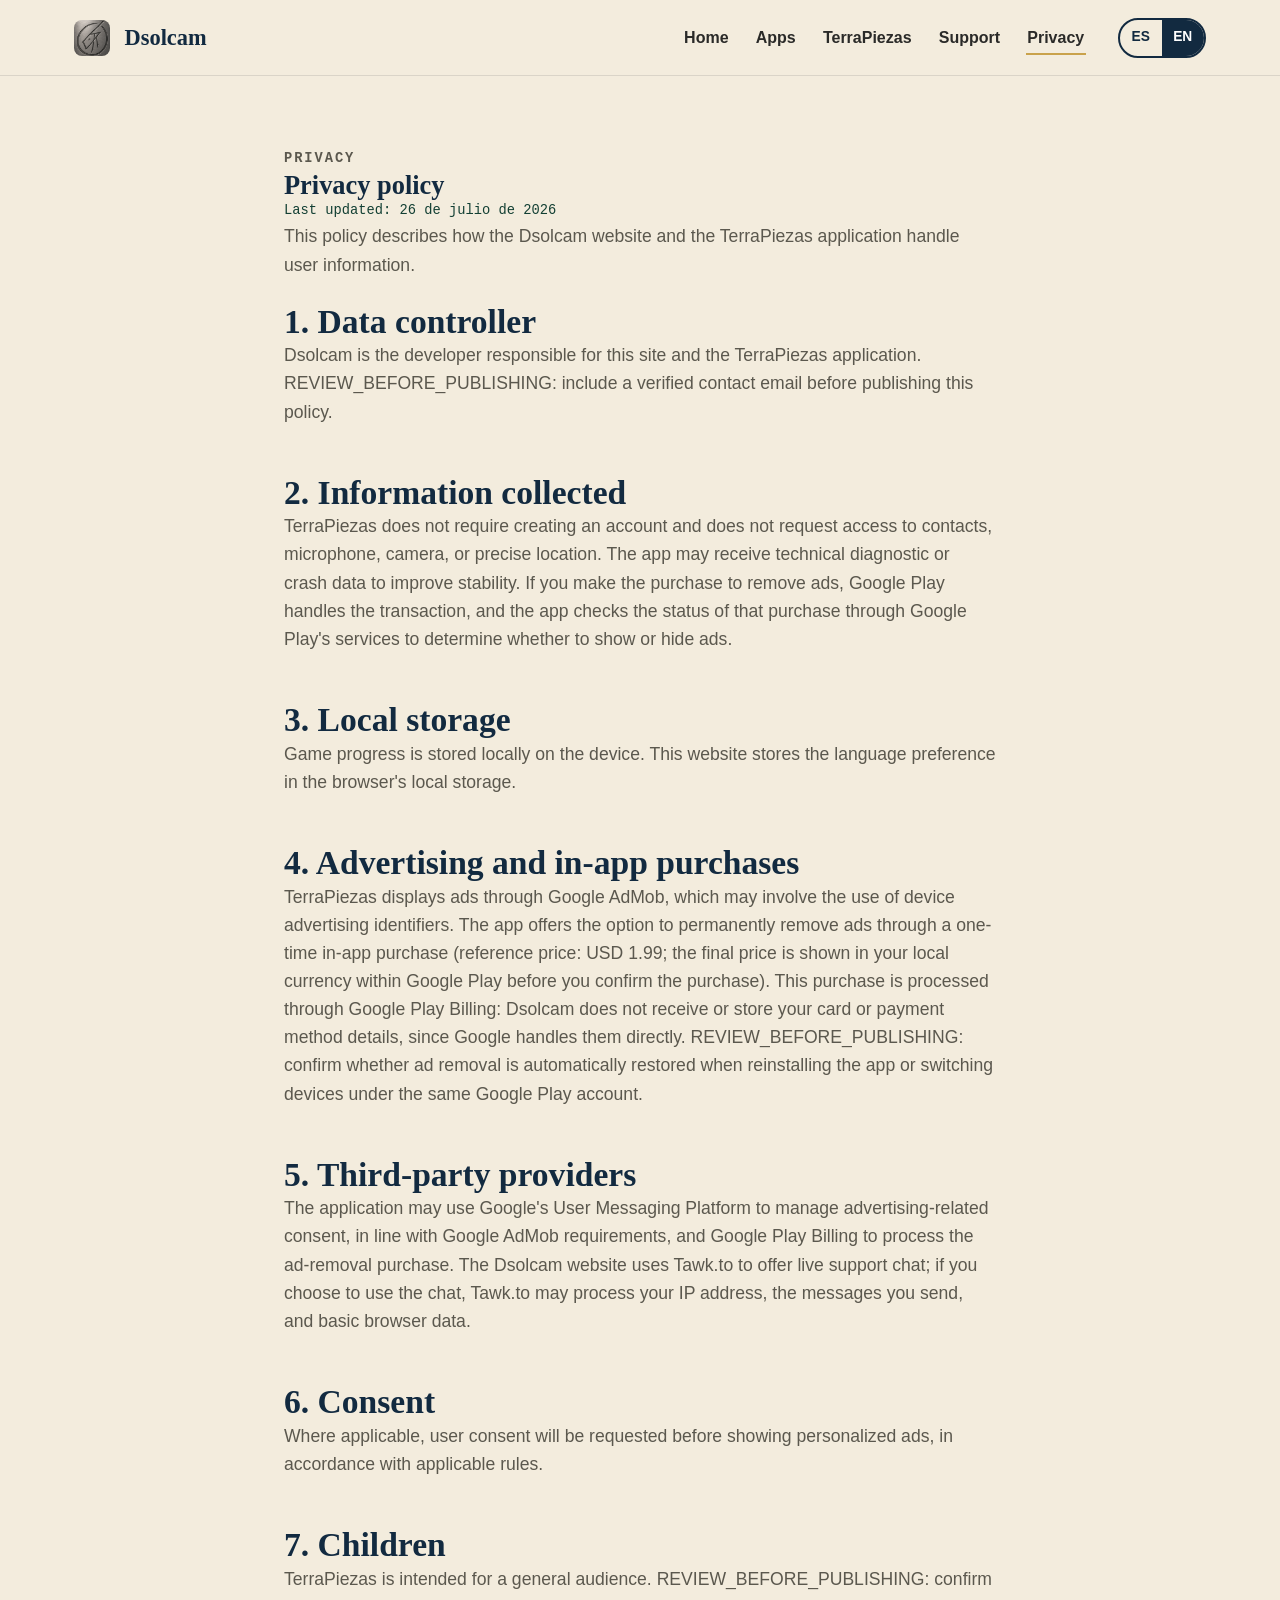
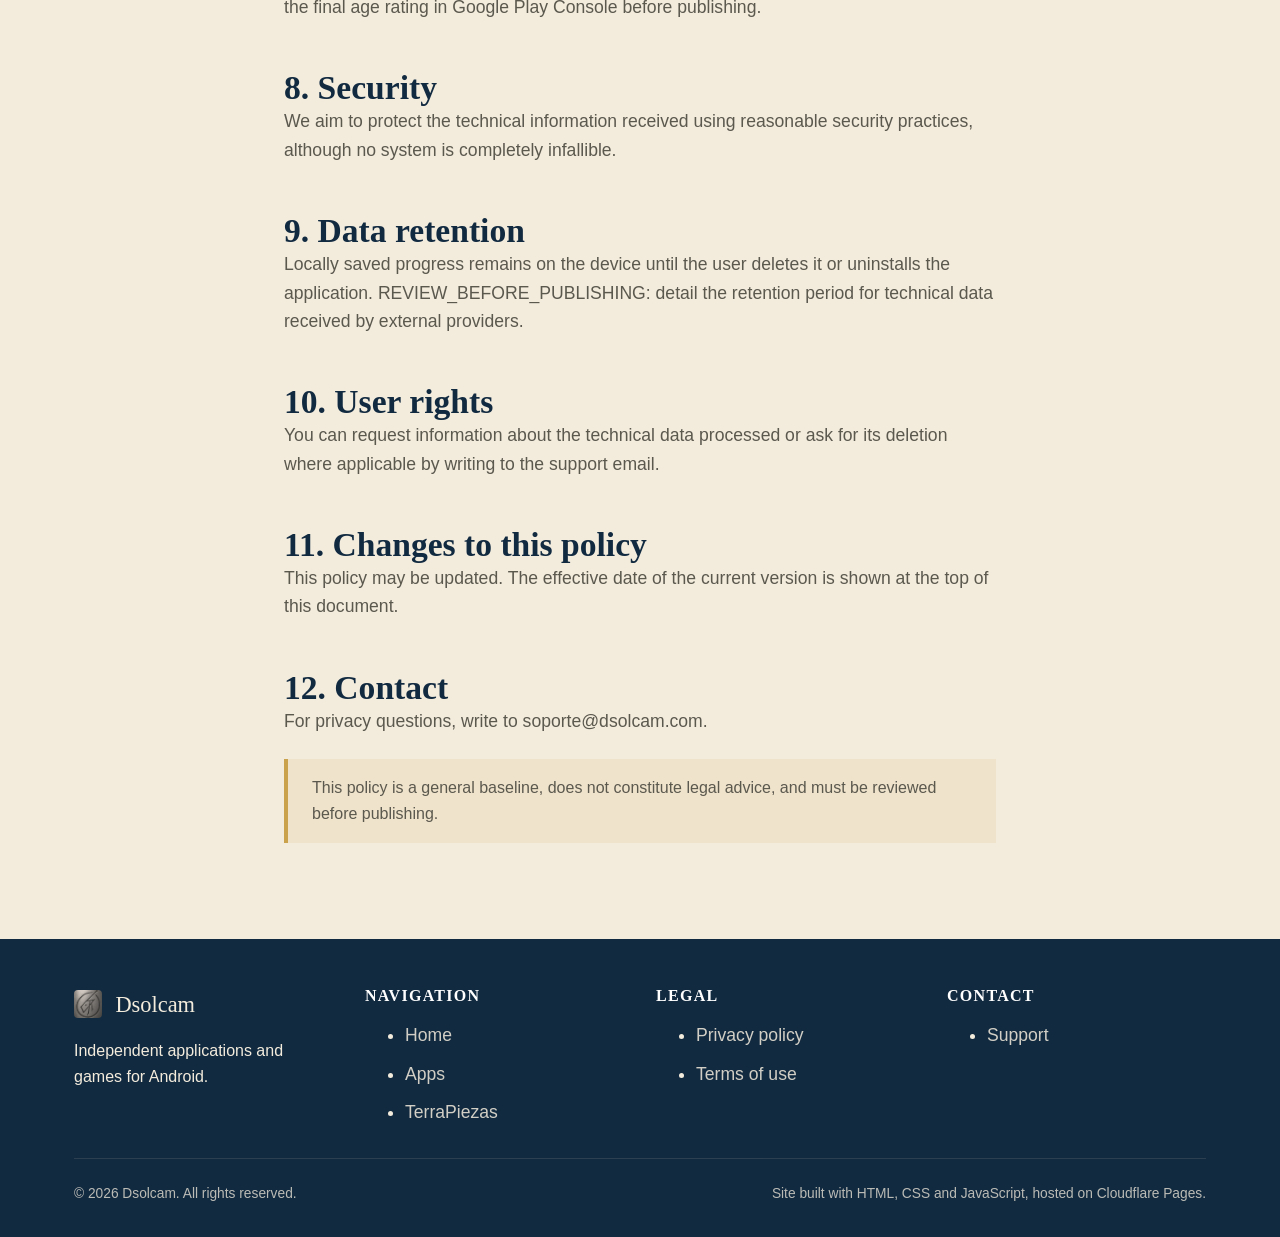
<file: privacy.html>
<!DOCTYPE html>
<html lang="es">
<head>
  <meta charset="UTF-8" />
  <meta name="viewport" content="width=device-width, initial-scale=1" />
  <title>Política de privacidad — Dsolcam</title>
  <meta name="description" content="Política de privacidad del sitio de Dsolcam y de la aplicación TerraPiezas." />
  <link rel="canonical" href="https://dsolcam.com/privacy.html" />
  <meta name="robots" content="index, follow" />
  <meta name="theme-color" content="#1B6B57" />

  <meta property="og:type" content="website" />
  <meta property="og:site_name" content="Dsolcam" />
  <meta property="og:title" content="Política de privacidad — Dsolcam" />
  <meta property="og:description" content="Cómo el sitio de Dsolcam y la aplicación TerraPiezas gestionan la información de las personas usuarias." />
  <meta property="og:url" content="https://dsolcam.com/privacy.html" />
  <meta property="og:locale" content="es_ES" />
  <meta property="og:image" content="https://dsolcam.com/assets/icons/icon-512.png" />

  <meta name="twitter:card" content="summary" />
  <meta name="twitter:title" content="Política de privacidad — Dsolcam" />
  <meta name="twitter:image" content="https://dsolcam.com/assets/icons/icon-512.png" />

  <link rel="icon" href="/favicon.ico" sizes="any" />
  <link rel="apple-touch-icon" href="/assets/icons/apple-touch-icon.png" />
  <link rel="manifest" href="/site.webmanifest" />
  <link rel="stylesheet" href="css/styles.css" />

  <!--
    NOTA LEGAL: Esta política es una base general redactada para acompañar
    el desarrollo del sitio y la aplicación TerraPiezas. NO constituye
    asesoría legal. Debe ser revisada por una persona profesional en
    la materia antes de publicarse definitivamente. Todas las secciones
    marcadas con REVISAR_ANTES_DE_PUBLICAR requieren confirmación adicional.
  -->
</head>
<body>
  <a class="skip-link" href="#contenido" data-i18n="skip_link">Saltar al contenido principal</a>

  <header class="site-header">
    <div class="container">
      <a class="brand" href="index.html">
        <img class="brand-mark" src="assets/logo/dsolcam-mark.png" alt="" width="36" height="36" />
        <span>Dsolcam</span>
      </a>
      <nav class="main-nav" id="main-nav" aria-label="Navegación principal">
        <ul class="nav-links">
          <li><a href="index.html" data-i18n="nav.home">Inicio</a></li>
          <li><a href="index.html#aplicaciones" data-i18n="nav.apps">Aplicaciones</a></li>
          <li><a href="index.html#terrapiezas" data-i18n="nav.terrapiezas">TerraPiezas</a></li>
          <li><a href="support.html" data-i18n="nav.support">Soporte</a></li>
          <li><a href="privacy.html" aria-current="page" data-i18n="nav.privacy">Privacidad</a></li>
        </ul>
        <div class="lang-switch" role="group" aria-label="Selector de idioma">
          <button type="button" data-lang="es" aria-pressed="true" data-i18n="lang.es" data-i18n-attr="aria-label:lang.name_es">ES</button>
          <button type="button" data-lang="en" aria-pressed="false" data-i18n="lang.en" data-i18n-attr="aria-label:lang.name_en">EN</button>
        </div>
      </nav>
      <button class="menu-toggle" type="button" aria-expanded="false" aria-controls="main-nav" data-i18n-attr="aria-label:nav.menu_open">
        <span></span><span></span><span></span>
      </button>
    </div>
  </header>

  <main id="contenido">
    <section class="section">
      <div class="container legal-doc">
        <p class="eyebrow" data-i18n="nav.privacy">Privacidad</p>
        <h1 data-i18n="privacy.title">Política de privacidad</h1>
        <p class="updated-date" data-i18n="privacy.updated">Última actualización: 26 de julio de 2026</p>
        <p data-i18n="privacy.intro">Esta política describe cómo el sitio web de Dsolcam y la aplicación TerraPiezas gestionan la información de las personas usuarias.</p>

        <h2 data-i18n="privacy.s1_title">1. Responsable del sitio y la aplicación</h2>
        <p data-i18n="privacy.s1_body">Dsolcam es la persona desarrolladora responsable de este sitio y de la aplicación TerraPiezas.</p>

        <h2 data-i18n="privacy.s2_title">2. Información recopilada</h2>
        <p data-i18n="privacy.s2_body">TerraPiezas no requiere crear una cuenta y no solicita acceso a contactos, micrófono, cámara ni a la ubicación precisa. La aplicación puede recibir datos técnicos de diagnóstico o de fallos para mejorar su estabilidad. Si realizas la compra para eliminar anuncios, Google Play gestiona la transacción y la aplicación consulta el estado de esa compra a través de los servicios de Google Play para saber si debe mostrar u ocultar los anuncios.</p>

        <h2 data-i18n="privacy.s3_title">3. Almacenamiento local</h2>
        <p data-i18n="privacy.s3_body">El progreso del juego se guarda de forma local en el dispositivo. Este sitio web guarda la preferencia de idioma en el almacenamiento local del navegador.</p>

        <h2 data-i18n="privacy.s4_title">4. Publicidad y compras dentro de la aplicación</h2>
        <p data-i18n="privacy.s4_body">TerraPiezas muestra anuncios mediante Google AdMob, lo que puede implicar el uso de identificadores publicitarios del dispositivo. La aplicación ofrece la opción de eliminar los anuncios de forma permanente mediante una compra única dentro de la aplicación (precio de referencia: USD 1.99; el precio final se muestra en tu moneda local dentro de Google Play antes de confirmar la compra). Esta compra se procesa a través de Google Play Billing: Dsolcam no recibe ni almacena los datos de tu tarjeta o método de pago, ya que Google los gestiona directamente. REVISAR_ANTES_DE_PUBLICAR: confirmar si la eliminación de anuncios se restaura automáticamente al reinstalar la aplicación o cambiar de dispositivo con la misma cuenta de Google Play.</p>

        <h2 data-i18n="privacy.s5_title">5. Proveedores externos</h2>
        <p data-i18n="privacy.s5_body">La aplicación puede utilizar Google User Messaging Platform para gestionar el consentimiento relacionado con la publicidad, siguiendo los requisitos de Google AdMob, y Google Play Billing para procesar la compra de eliminación de anuncios. El sitio web de Dsolcam utiliza Tawk.to para ofrecer un chat de soporte en vivo; si decides usar el chat, Tawk.to puede procesar tu dirección IP, los mensajes que envíes y datos básicos de tu navegador.</p>
        <h2 data-i18n="privacy.s6_title">6. Consentimiento</h2>
        <p data-i18n="privacy.s6_body">Cuando corresponda, se solicitará el consentimiento de la persona usuaria antes de mostrar anuncios personalizados, de acuerdo con las normas aplicables.</p>

        <h2 data-i18n="privacy.s7_title">7. Menores de edad</h2>
        <p data-i18n="privacy.s7_body">TerraPiezas está destinada a un público general. REVISAR_ANTES_DE_PUBLICAR: confirmar la clasificación de edad definitiva en Google Play Console antes de publicar.</p>

        <h2 data-i18n="privacy.s8_title">8. Seguridad</h2>
        <p data-i18n="privacy.s8_body">Se procura proteger la información técnica recibida mediante prácticas razonables de seguridad, aunque ningún sistema es completamente infalible.</p>

        <h2 data-i18n="privacy.s9_title">9. Conservación de datos</h2>
        <p data-i18n="privacy.s9_body">El progreso guardado localmente permanece en el dispositivo hasta que la persona usuaria lo elimine o desinstale la aplicación. REVISAR_ANTES_DE_PUBLICAR: detallar el tiempo de conservación de los datos técnicos recibidos por proveedores externos.</p>

        <h2 data-i18n="privacy.s10_title">10. Derechos del usuario</h2>
        <p data-i18n="privacy.s10_body">Puedes solicitar información sobre los datos técnicos procesados o pedir su eliminación cuando sea aplicable, escribiendo al correo de soporte.</p>

        <h2 data-i18n="privacy.s11_title">11. Cambios a la política</h2>
        <p data-i18n="privacy.s11_body">Esta política puede actualizarse. La fecha de la versión vigente se indica al inicio de este documento.</p>

        <h2 data-i18n="privacy.s12_title">12. Contacto</h2>
        <!-- Reemplazar REEMPLAZAR_CON_CORREO_DE_SOPORTE por el correo real antes de publicar -->
        <p data-i18n="privacy.s12_body">Para consultas sobre privacidad, escribe a soporte@dsolcam.com.</p>

        <p class="legal-notice" data-i18n="privacy.legal_note">Esta política es una base general, no constituye asesoría legal y debe revisarse antes de publicarse.</p>
      </div>
    </section>
  </main>

  <footer class="site-footer">
    <div class="container">
      <div class="footer-grid">
        <div>
          <div class="footer-brand">
            <img src="assets/logo/dsolcam-mark.png" alt="" width="28" height="28" style="border-radius:4px;" />
            <span>Dsolcam</span>
          </div>
          <p style="margin-top:var(--space-2);font-size:var(--step-sm);" data-i18n="footer.brand_desc">Aplicaciones y juegos independientes para Android.</p>
        </div>
        <div>
          <h3 data-i18n="footer.nav_title">Navegación</h3>
          <ul>
            <li><a href="index.html" data-i18n="nav.home">Inicio</a></li>
            <li><a href="index.html#aplicaciones" data-i18n="nav.apps">Aplicaciones</a></li>
            <li><a href="index.html#terrapiezas" data-i18n="nav.terrapiezas">TerraPiezas</a></li>
          </ul>
        </div>
        <div>
          <h3 data-i18n="footer.legal_title">Legal</h3>
          <ul>
            <li><a href="privacy.html" data-i18n="footer.legal_privacy">Política de privacidad</a></li>
            <li><a href="terms.html" data-i18n="footer.legal_terms">Términos de uso</a></li>
          </ul>
        </div>
        <div>
          <h3 data-i18n="footer.contact_title">Contacto</h3>
          <ul>
            <li><a href="support.html" data-i18n="footer.contact_support">Soporte</a></li>
          </ul>
        </div>
      </div>
      <div class="footer-bottom">
        <span>&copy; <span data-current-year>2026</span> Dsolcam. <span data-i18n="footer.rights">Todos los derechos reservados.</span></span>
        <span data-i18n="footer.made_with">Sitio construido con HTML, CSS y JavaScript, alojado en Cloudflare Pages.</span>
      </div>
    </div>
  </footer>

  <script src="js/translations.js" defer></script>
  <script src="js/main.js" defer></script>
    <!-- Tawk.to — chat en vivo. El hash de este script exacto está permitido
       en _headers (Content-Security-Policy, script-src). Si alguna vez cambias
       este bloque, debes recalcular el hash o el widget dejará de cargar. -->
  <script type="text/javascript">
    var Tawk_API=Tawk_API||{}, Tawk_LoadStart=new Date();
    (function(){
    var s1=document.createElement("script"),s0=document.getElementsByTagName("script")[0];
    s1.async=true;
    s1.src='https://embed.tawk.to/6a7130e04bf7201d4aa60d09/1jv52dr7f';
    s1.charset='UTF-8';
    s1.setAttribute('crossorigin','*');
    s0.parentNode.insertBefore(s1,s0);
    })();
  </script>
</body>
</html>
</file>
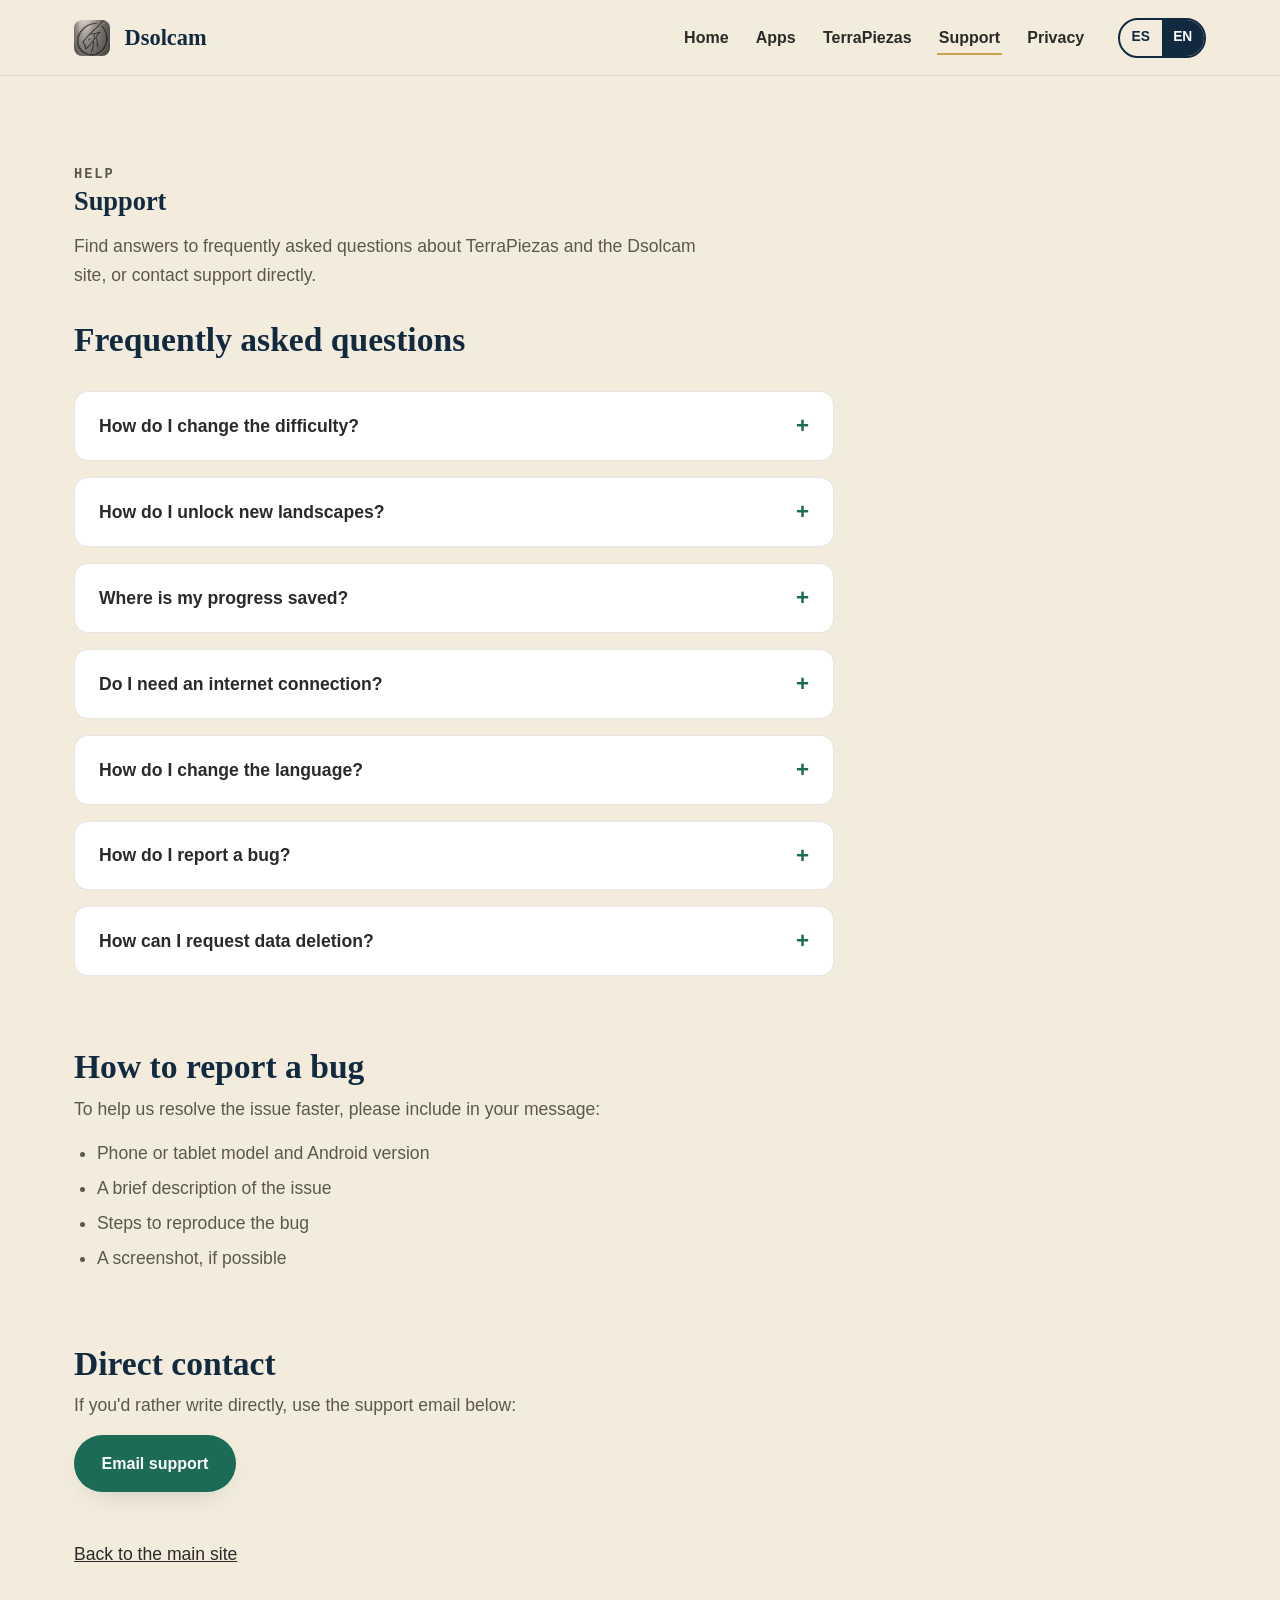
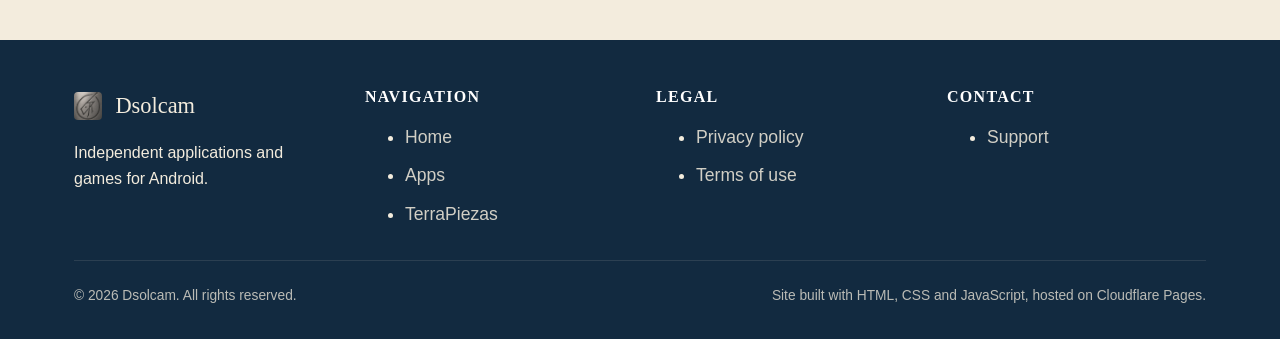
<file: support.html>
<!DOCTYPE html>
<html lang="es">
<head>
  <meta charset="UTF-8" />
  <meta name="viewport" content="width=device-width, initial-scale=1" />
  <title>Soporte — Dsolcam</title>
  <meta name="description" content="Preguntas frecuentes y soporte para TerraPiezas y el sitio de Dsolcam." />
  <link rel="canonical" href="https://dsolcam.com/support.html" />
  <meta name="robots" content="index, follow" />
  <meta name="theme-color" content="#1B6B57" />

  <meta property="og:type" content="website" />
  <meta property="og:site_name" content="Dsolcam" />
  <meta property="og:title" content="Soporte — Dsolcam" />
  <meta property="og:description" content="Preguntas frecuentes, cómo reportar errores y contacto de soporte para TerraPiezas." />
  <meta property="og:url" content="https://dsolcam.com/support.html" />
  <meta property="og:locale" content="es_ES" />
  <meta property="og:image" content="https://dsolcam.com/assets/icons/icon-512.png" />

  <meta name="twitter:card" content="summary" />
  <meta name="twitter:title" content="Soporte — Dsolcam" />
  <meta name="twitter:image" content="https://dsolcam.com/assets/icons/icon-512.png" />

  <link rel="icon" href="/favicon.ico" sizes="any" />
  <link rel="apple-touch-icon" href="/assets/icons/apple-touch-icon.png" />
  <link rel="manifest" href="/site.webmanifest" />
  <link rel="stylesheet" href="css/styles.css" />
</head>
<body>
  <a class="skip-link" href="#contenido" data-i18n="skip_link">Saltar al contenido principal</a>

  <header class="site-header">
    <div class="container">
      <a class="brand" href="index.html">
        <img class="brand-mark" src="assets/logo/dsolcam-mark.png" alt="" width="36" height="36" />
        <span>Dsolcam</span>
      </a>
      <nav class="main-nav" id="main-nav" aria-label="Navegación principal">
        <ul class="nav-links">
          <li><a href="index.html" data-i18n="nav.home">Inicio</a></li>
          <li><a href="index.html#aplicaciones" data-i18n="nav.apps">Aplicaciones</a></li>
          <li><a href="index.html#terrapiezas" data-i18n="nav.terrapiezas">TerraPiezas</a></li>
          <li><a href="support.html" aria-current="page" data-i18n="nav.support">Soporte</a></li>
          <li><a href="privacy.html" data-i18n="nav.privacy">Privacidad</a></li>
        </ul>
        <div class="lang-switch" role="group" aria-label="Selector de idioma">
          <button type="button" data-lang="es" aria-pressed="true" data-i18n="lang.es" data-i18n-attr="aria-label:lang.name_es">ES</button>
          <button type="button" data-lang="en" aria-pressed="false" data-i18n="lang.en" data-i18n-attr="aria-label:lang.name_en">EN</button>
        </div>
      </nav>
      <button class="menu-toggle" type="button" aria-expanded="false" aria-controls="main-nav" data-i18n-attr="aria-label:nav.menu_open">
        <span></span><span></span><span></span>
      </button>
    </div>
  </header>

  <main id="contenido">
    <section class="section">
      <div class="container">
        <div class="section-head">
          <p class="eyebrow" data-i18n="support.eyebrow">Ayuda</p>
          <h1 data-i18n="support.title">Soporte</h1>
          <p data-i18n="support.desc">Encuentra respuestas a preguntas frecuentes sobre TerraPiezas y el sitio de Dsolcam, o comunícate directamente con soporte.</p>
        </div>

        <h2 style="font-size:var(--step-lg);" data-i18n="support.faq_title">Preguntas frecuentes</h2>
        <div class="faq-list">
          <details class="faq-item">
            <summary data-i18n="support.faq1_q">¿Cómo cambio la dificultad?</summary>
            <div class="faq-answer" data-i18n="support.faq1_a">La dificultad se selecciona desde el menú del juego antes de iniciar un rompecabezas.</div>
          </details>
          <details class="faq-item">
            <summary data-i18n="support.faq2_q">¿Cómo se desbloquean nuevos paisajes?</summary>
            <div class="faq-answer" data-i18n="support.faq2_a">Los paisajes se desbloquean al completar rompecabezas.</div>
          </details>
          <details class="faq-item">
            <summary data-i18n="support.faq3_q">¿Dónde se guarda el progreso?</summary>
            <div class="faq-answer" data-i18n="support.faq3_a">El progreso se guarda localmente en el dispositivo. No es necesario crear una cuenta.</div>
          </details>
          <details class="faq-item">
            <summary data-i18n="support.faq4_q">¿Necesito conexión a internet?</summary>
            <div class="faq-answer" data-i18n="support.faq4_a">REVISAR_ANTES_DE_PUBLICAR: confirmar si alguna función requiere conexión a internet.</div>
          </details>
          <details class="faq-item">
            <summary data-i18n="support.faq5_q">¿Cómo cambio el idioma?</summary>
            <div class="faq-answer" data-i18n="support.faq5_a">Usa el selector Español / English disponible en el encabezado de este sitio.</div>
          </details>
          <details class="faq-item">
            <summary data-i18n="support.faq6_q">¿Cómo puedo reportar un error?</summary>
            <div class="faq-answer" data-i18n="support.faq6_a">Escríbenos por correo describiendo el problema con el mayor detalle posible.</div>
          </details>
          <details class="faq-item">
            <summary data-i18n="support.faq7_q">¿Cómo puedo solicitar la eliminación de datos?</summary>
            <div class="faq-answer" data-i18n="support.faq7_a">Como el progreso se guarda únicamente en tu dispositivo, puedes eliminarlo desinstalando la aplicación.</div>
          </details>
        </div>

        <h2 style="font-size:var(--step-lg);margin-top:var(--space-6);" data-i18n="support.report_title">Cómo reportar un error</h2>
        <p style="color:var(--color-ink-soft);margin-top:var(--space-1);" data-i18n="support.report_desc">Para ayudarnos a resolver el problema más rápido, incluye en tu mensaje:</p>
        <ul style="margin-top:var(--space-2);padding-left:1.3em;list-style:disc;color:var(--color-ink-soft);display:grid;gap:0.4em;max-width:60ch;">
          <li data-i18n="support.report_item1">Modelo del teléfono o tableta y versión de Android</li>
          <li data-i18n="support.report_item2">Descripción breve del problema</li>
          <li data-i18n="support.report_item3">Pasos para reproducir el error</li>
          <li data-i18n="support.report_item4">Una captura de pantalla, si es posible</li>
        </ul>

        <h2 style="font-size:var(--step-lg);margin-top:var(--space-6);" data-i18n="support.contact_title">Contacto directo</h2>
        <p style="color:var(--color-ink-soft);margin-top:var(--space-1);" data-i18n="support.contact_desc">Si prefieres escribir directamente, usa el siguiente correo de soporte:</p>
        <!-- Reemplazar REEMPLAZAR_CON_CORREO_DE_SOPORTE por el correo real antes de publicar -->
        <p style="margin-top:var(--space-2);">
          <a class="btn btn-primary" href="mailto:soporte@dsolcam.com" data-i18n="support.contact_btn">Enviar correo a soporte</a>
        </p>

        <p style="margin-top:var(--space-5);">
          <a href="index.html" data-i18n="support.back_home">Volver al sitio principal</a>
        </p>
      </div>
    </section>
  </main>

  <footer class="site-footer">
    <div class="container">
      <div class="footer-grid">
        <div>
          <div class="footer-brand">
            <img src="assets/logo/dsolcam-mark.png" alt="" width="28" height="28" style="border-radius:4px;" />
            <span>Dsolcam</span>
          </div>
          <p style="margin-top:var(--space-2);font-size:var(--step-sm);" data-i18n="footer.brand_desc">Aplicaciones y juegos independientes para Android.</p>
        </div>
        <div>
          <h3 data-i18n="footer.nav_title">Navegación</h3>
          <ul>
            <li><a href="index.html" data-i18n="nav.home">Inicio</a></li>
            <li><a href="index.html#aplicaciones" data-i18n="nav.apps">Aplicaciones</a></li>
            <li><a href="index.html#terrapiezas" data-i18n="nav.terrapiezas">TerraPiezas</a></li>
          </ul>
        </div>
        <div>
          <h3 data-i18n="footer.legal_title">Legal</h3>
          <ul>
            <li><a href="privacy.html" data-i18n="footer.legal_privacy">Política de privacidad</a></li>
            <li><a href="terms.html" data-i18n="footer.legal_terms">Términos de uso</a></li>
          </ul>
        </div>
        <div>
          <h3 data-i18n="footer.contact_title">Contacto</h3>
          <ul>
            <li><a href="support.html" data-i18n="footer.contact_support">Soporte</a></li>
          </ul>
        </div>
      </div>
      <div class="footer-bottom">
        <span>&copy; <span data-current-year>2026</span> Dsolcam. <span data-i18n="footer.rights">Todos los derechos reservados.</span></span>
        <span data-i18n="footer.made_with">Sitio construido con HTML, CSS y JavaScript, alojado en Cloudflare Pages.</span>
      </div>
    </div>
  </footer>

  <script src="js/translations.js" defer></script>
  <script src="js/main.js" defer></script>
    <!-- Tawk.to — chat en vivo. El hash de este script exacto está permitido
       en _headers (Content-Security-Policy, script-src). Si alguna vez cambias
       este bloque, debes recalcular el hash o el widget dejará de cargar. -->
  <script type="text/javascript">
    var Tawk_API=Tawk_API||{}, Tawk_LoadStart=new Date();
    (function(){
    var s1=document.createElement("script"),s0=document.getElementsByTagName("script")[0];
    s1.async=true;
    s1.src='https://embed.tawk.to/6a7130e04bf7201d4aa60d09/1jv52dr7f';
    s1.charset='UTF-8';
    s1.setAttribute('crossorigin','*');
    s0.parentNode.insertBefore(s1,s0);
    })();
  </script>
</body>
</html>
</file>
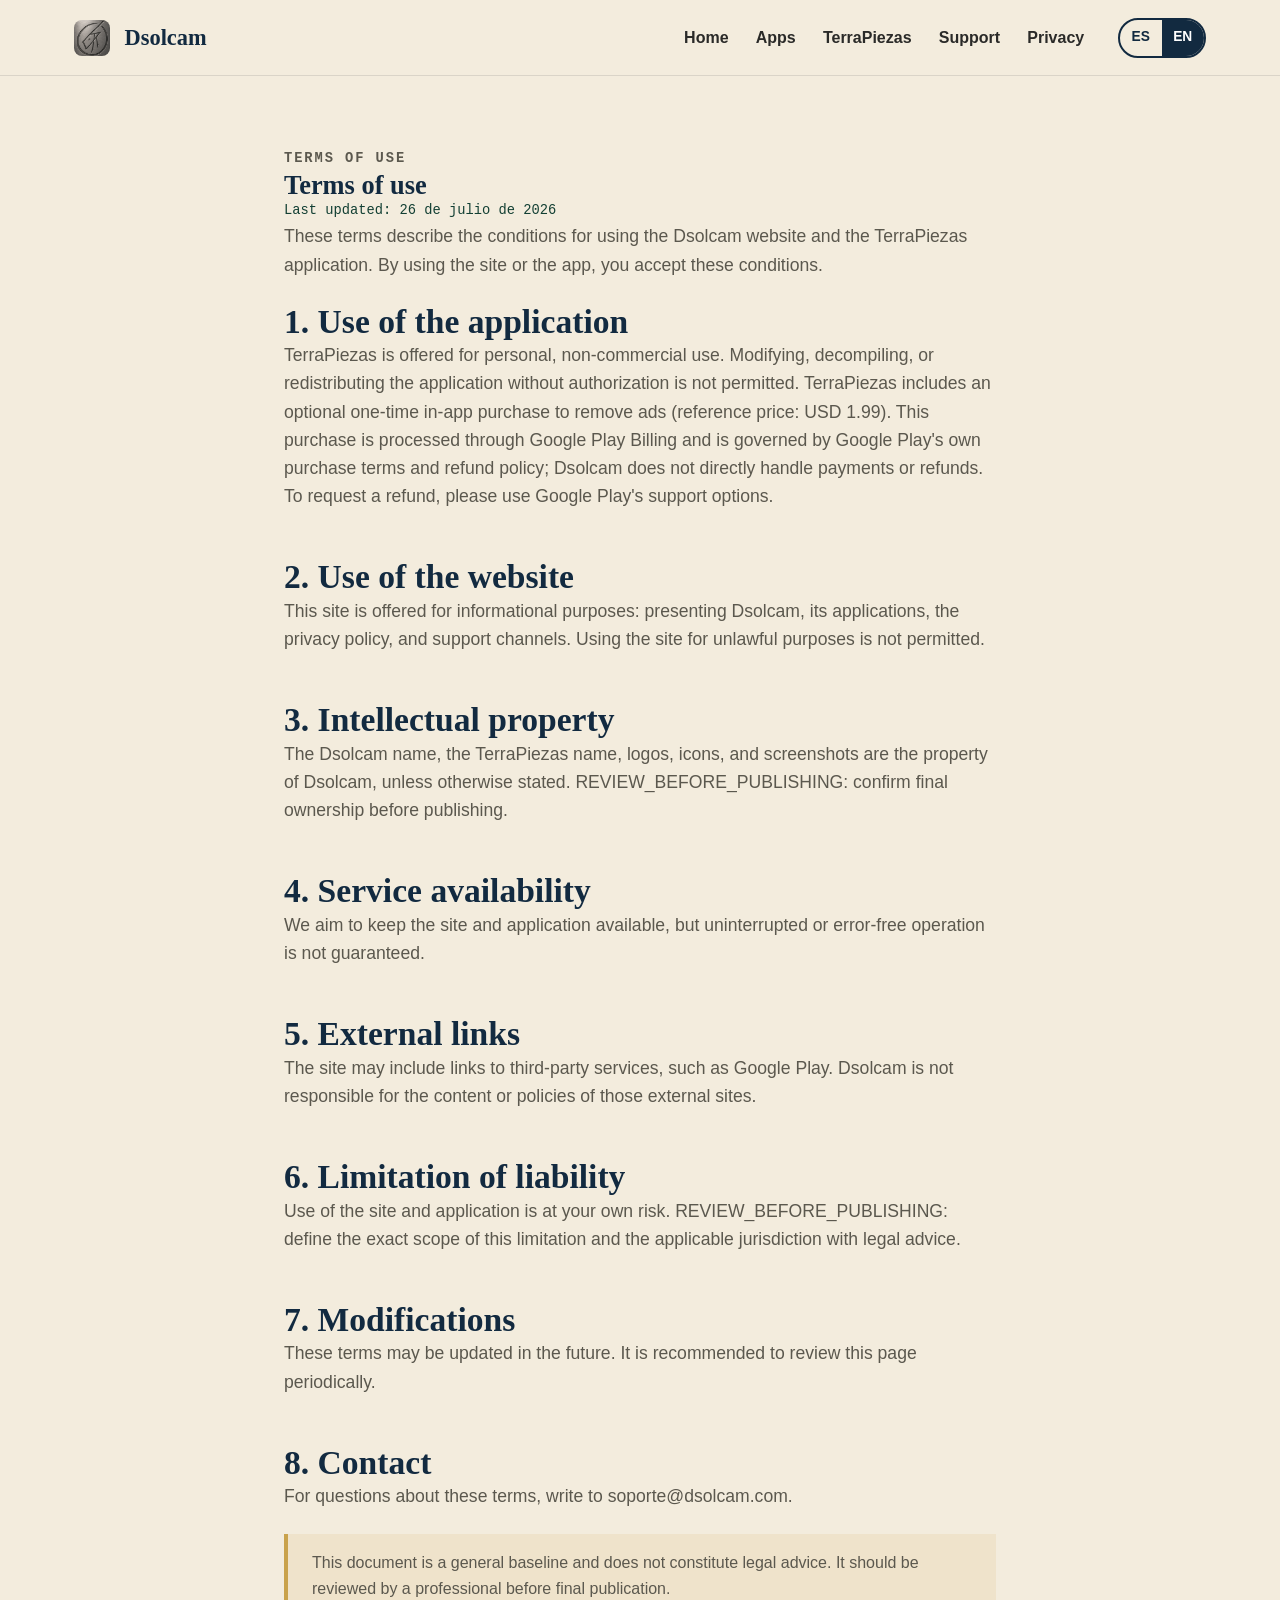
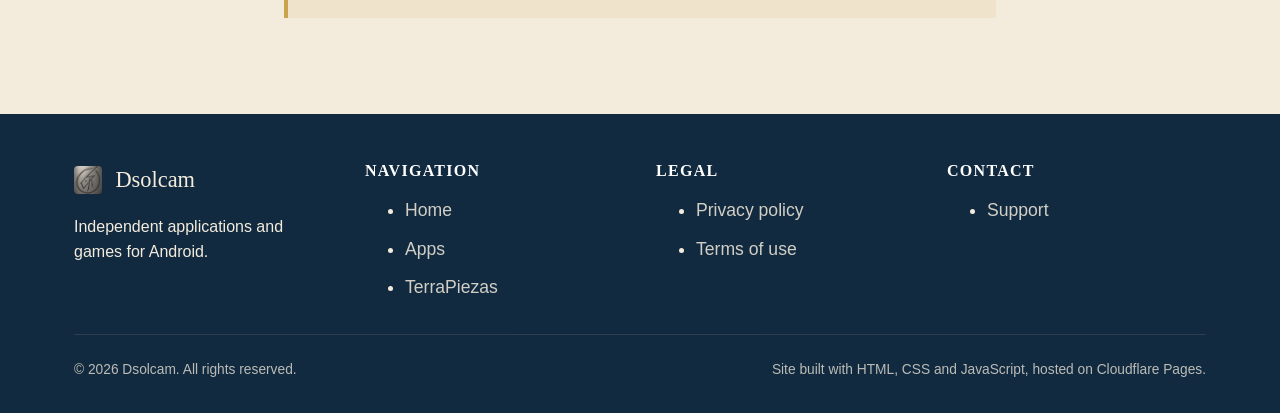
<file: terms.html>
<!DOCTYPE html>
<html lang="es">
<head>
  <meta charset="UTF-8" />
  <meta name="viewport" content="width=device-width, initial-scale=1" />
  <title>Términos de uso — Dsolcam</title>
  <meta name="description" content="Términos de uso del sitio de Dsolcam y de la aplicación TerraPiezas." />
  <link rel="canonical" href="https://dsolcam.com/terms.html" />
  <meta name="robots" content="index, follow" />
  <meta name="theme-color" content="#1B6B57" />

  <meta property="og:type" content="website" />
  <meta property="og:site_name" content="Dsolcam" />
  <meta property="og:title" content="Términos de uso — Dsolcam" />
  <meta property="og:description" content="Condiciones de uso del sitio de Dsolcam y de la aplicación TerraPiezas." />
  <meta property="og:url" content="https://dsolcam.com/terms.html" />
  <meta property="og:locale" content="es_ES" />
  <meta property="og:image" content="https://dsolcam.com/assets/icons/icon-512.png" />

  <meta name="twitter:card" content="summary" />
  <meta name="twitter:title" content="Términos de uso — Dsolcam" />
  <meta name="twitter:image" content="https://dsolcam.com/assets/icons/icon-512.png" />

  <link rel="icon" href="/favicon.ico" sizes="any" />
  <link rel="apple-touch-icon" href="/assets/icons/apple-touch-icon.png" />
  <link rel="manifest" href="/site.webmanifest" />
  <link rel="stylesheet" href="css/styles.css" />

  <!--
    NOTA LEGAL: Estos términos son una base general y NO constituyen
    asesoría legal. Deben ser revisados por una persona profesional
    antes de publicarse. Las secciones marcadas con
    REVISAR_ANTES_DE_PUBLICAR requieren confirmación adicional
    (por ejemplo, jurisdicción aplicable).
  -->
</head>
<body>
  <a class="skip-link" href="#contenido" data-i18n="skip_link">Saltar al contenido principal</a>

  <header class="site-header">
    <div class="container">
      <a class="brand" href="index.html">
        <img class="brand-mark" src="assets/logo/dsolcam-mark.png" alt="" width="36" height="36" />
        <span>Dsolcam</span>
      </a>
      <nav class="main-nav" id="main-nav" aria-label="Navegación principal">
        <ul class="nav-links">
          <li><a href="index.html" data-i18n="nav.home">Inicio</a></li>
          <li><a href="index.html#aplicaciones" data-i18n="nav.apps">Aplicaciones</a></li>
          <li><a href="index.html#terrapiezas" data-i18n="nav.terrapiezas">TerraPiezas</a></li>
          <li><a href="support.html" data-i18n="nav.support">Soporte</a></li>
          <li><a href="privacy.html" data-i18n="nav.privacy">Privacidad</a></li>
        </ul>
        <div class="lang-switch" role="group" aria-label="Selector de idioma">
          <button type="button" data-lang="es" aria-pressed="true" data-i18n="lang.es" data-i18n-attr="aria-label:lang.name_es">ES</button>
          <button type="button" data-lang="en" aria-pressed="false" data-i18n="lang.en" data-i18n-attr="aria-label:lang.name_en">EN</button>
        </div>
      </nav>
      <button class="menu-toggle" type="button" aria-expanded="false" aria-controls="main-nav" data-i18n-attr="aria-label:nav.menu_open">
        <span></span><span></span><span></span>
      </button>
    </div>
  </header>

  <main id="contenido">
    <section class="section">
      <div class="container legal-doc">
        <p class="eyebrow" data-i18n="footer.legal_terms">Términos de uso</p>
        <h1 data-i18n="terms.title">Términos de uso</h1>
        <p class="updated-date" data-i18n="terms.updated">Última actualización: 26 de julio de 2026</p>
        <p data-i18n="terms.intro">Estos términos describen las condiciones de uso del sitio web de Dsolcam y de la aplicación TerraPiezas. Al utilizar el sitio o la aplicación, aceptas estas condiciones.</p>

        <h2 data-i18n="terms.s1_title">1. Uso de la aplicación</h2>
        <p data-i18n="terms.s1_body">TerraPiezas se ofrece para uso personal y no comercial. No está permitido modificar, descompilar o redistribuir la aplicación sin autorización. TerraPiezas incluye una compra única opcional dentro de la aplicación para eliminar los anuncios (precio de referencia: USD 1.99). Esta compra se procesa a través de Google Play Billing y se rige por las condiciones de compra y la política de reembolsos de Google Play; Dsolcam no gestiona directamente los pagos ni los reembolsos. Para solicitar un reembolso, consulta las opciones de soporte de Google Play.</p>

        <h2 data-i18n="terms.s2_title">2. Uso del sitio web</h2>
        <p data-i18n="terms.s2_body">Este sitio se ofrece con fines informativos: presentar a Dsolcam, sus aplicaciones, la política de privacidad y los canales de soporte. No se permite el uso del sitio para fines ilícitos.</p>

        <h2 data-i18n="terms.s3_title">3. Propiedad intelectual</h2>
        <p data-i18n="terms.s3_body">El nombre Dsolcam, el nombre TerraPiezas, los logotipos, íconos y capturas de pantalla son propiedad de Dsolcam, salvo que se indique lo contrario. REVISAR_ANTES_DE_PUBLICAR: confirmar titularidad definitiva antes de publicar.</p>

        <h2 data-i18n="terms.s4_title">4. Disponibilidad del servicio</h2>
        <p data-i18n="terms.s4_body">Se procura mantener el sitio y la aplicación disponibles, pero no se garantiza un funcionamiento ininterrumpido o libre de errores.</p>

        <h2 data-i18n="terms.s5_title">5. Enlaces externos</h2>
        <p data-i18n="terms.s5_body">El sitio puede incluir enlaces a servicios de terceros, como Google Play. Dsolcam no es responsable del contenido o las políticas de esos sitios externos.</p>

        <h2 data-i18n="terms.s6_title">6. Limitación de responsabilidad</h2>
        <p data-i18n="terms.s6_body">El uso del sitio y de la aplicación es bajo tu propia responsabilidad. REVISAR_ANTES_DE_PUBLICAR: definir con asesoría legal el alcance exacto de esta limitación y la jurisdicción aplicable.</p>

        <h2 data-i18n="terms.s7_title">7. Modificaciones</h2>
        <p data-i18n="terms.s7_body">Estos términos pueden actualizarse en el futuro. Se recomienda revisar esta página periódicamente.</p>

        <h2 data-i18n="terms.s8_title">8. Contacto</h2>
        <!-- Reemplazar REEMPLAZAR_CON_CORREO_DE_SOPORTE por el correo real antes de publicar -->
        <p data-i18n="terms.s8_body">Para consultas sobre estos términos, escribe a soporte@dsolcam.com.</p>

        <p class="legal-notice" data-i18n="terms.legal_note">Este documento es una base general y no constituye asesoría legal. Debe revisarse por un profesional antes de su publicación definitiva.</p>
      </div>
    </section>
  </main>

  <footer class="site-footer">
    <div class="container">
      <div class="footer-grid">
        <div>
          <div class="footer-brand">
            <img src="assets/logo/dsolcam-mark.png" alt="" width="28" height="28" style="border-radius:4px;" />
            <span>Dsolcam</span>
          </div>
          <p style="margin-top:var(--space-2);font-size:var(--step-sm);" data-i18n="footer.brand_desc">Aplicaciones y juegos independientes para Android.</p>
        </div>
        <div>
          <h3 data-i18n="footer.nav_title">Navegación</h3>
          <ul>
            <li><a href="index.html" data-i18n="nav.home">Inicio</a></li>
            <li><a href="index.html#aplicaciones" data-i18n="nav.apps">Aplicaciones</a></li>
            <li><a href="index.html#terrapiezas" data-i18n="nav.terrapiezas">TerraPiezas</a></li>
          </ul>
        </div>
        <div>
          <h3 data-i18n="footer.legal_title">Legal</h3>
          <ul>
            <li><a href="privacy.html" data-i18n="footer.legal_privacy">Política de privacidad</a></li>
            <li><a href="terms.html" data-i18n="footer.legal_terms">Términos de uso</a></li>
          </ul>
        </div>
        <div>
          <h3 data-i18n="footer.contact_title">Contacto</h3>
          <ul>
            <li><a href="support.html" data-i18n="footer.contact_support">Soporte</a></li>
          </ul>
        </div>
      </div>
      <div class="footer-bottom">
        <span>&copy; <span data-current-year>2026</span> Dsolcam. <span data-i18n="footer.rights">Todos los derechos reservados.</span></span>
        <span data-i18n="footer.made_with">Sitio construido con HTML, CSS y JavaScript, alojado en Cloudflare Pages.</span>
      </div>
    </div>
  </footer>

  <script src="js/translations.js" defer></script>
  <script src="js/main.js" defer></script>
    <!-- Tawk.to — chat en vivo. El hash de este script exacto está permitido
       en _headers (Content-Security-Policy, script-src). Si alguna vez cambias
       este bloque, debes recalcular el hash o el widget dejará de cargar. -->
  <script type="text/javascript">
    var Tawk_API=Tawk_API||{}, Tawk_LoadStart=new Date();
    (function(){
    var s1=document.createElement("script"),s0=document.getElementsByTagName("script")[0];
    s1.async=true;
    s1.src='https://embed.tawk.to/6a7130e04bf7201d4aa60d09/1jv52dr7f';
    s1.charset='UTF-8';
    s1.setAttribute('crossorigin','*');
    s0.parentNode.insertBefore(s1,s0);
    })();
  </script>
</body>
</html>
</file>
<file: css/styles.css>
/* ==========================================================================
   Dsolcam — Hoja de estilos principal
   Estructura: 1) Tokens  2) Reset  3) Utilidades  4) Layout  5) Componentes
   ========================================================================== */

/* ---------- 1. TOKENS ---------- */
:root {
  /* Paleta — cartografía y exploración */
  --color-emerald: #1B6B57;
  --color-emerald-dark: #123F33;
  --color-emerald-light: #2E8C73;
  --color-blue: #1C3F5F;
  --color-blue-dark: #122A40;
  --color-gold: #C9A24B;
  --color-gold-light: #E1C784;
  --color-parchment: #F3ECDD;
  --color-parchment-dark: #E7DCC0;
  --color-white: #FFFFFF;
  --color-ink: #2A2A28;
  --color-ink-soft: #5B584E;
  --color-border: rgba(42, 42, 40, 0.12);

  /* Tipografía */
  --font-display: Georgia, 'Iowan Old Style', 'Palatino Linotype', 'Book Antiqua', serif;
  --font-body: -apple-system, 'Segoe UI', Roboto, Helvetica, Arial, sans-serif;
  --font-mono: 'Courier New', Courier, monospace;

  /* Escala tipográfica */
  --step-xs: clamp(0.78rem, 0.75rem + 0.15vw, 0.86rem);
  --step-sm: clamp(0.92rem, 0.89rem + 0.2vw, 1rem);
  --step-base: clamp(1rem, 0.97rem + 0.25vw, 1.1rem);
  --step-md: clamp(1.2rem, 1.1rem + 0.5vw, 1.4rem);
  --step-lg: clamp(1.6rem, 1.4rem + 1vw, 2.1rem);
  --step-xl: clamp(2.1rem, 1.7rem + 2vw, 3.2rem);
  --step-2xl: clamp(2.6rem, 2rem + 3vw, 4.4rem);

  /* Espaciado */
  --space-1: 0.5rem;
  --space-2: 1rem;
  --space-3: 1.5rem;
  --space-4: 2rem;
  --space-5: 3rem;
  --space-6: 4.5rem;
  --space-7: 7rem;

  --radius-sm: 6px;
  --radius-md: 14px;
  --radius-lg: 28px;
  --max-width: 1180px;

  --shadow-soft: 0 10px 30px -18px rgba(18, 42, 34, 0.35);
  --shadow-lift: 0 18px 40px -20px rgba(18, 42, 34, 0.45);

  --ease: cubic-bezier(0.22, 1, 0.36, 1);
  --dur: 220ms;

  --header-height: 76px;
}

/* ---------- 2. RESET ---------- */
*, *::before, *::after { box-sizing: border-box; }
html { scroll-behavior: smooth; }
@media (prefers-reduced-motion: reduce) {
  html { scroll-behavior: auto; }
  *, *::before, *::after {
    animation-duration: 0.001ms !important;
    animation-iteration-count: 1 !important;
    transition-duration: 0.001ms !important;
    scroll-behavior: auto !important;
  }
}

body, h1, h2, h3, h4, p, figure, blockquote, dl, dd, ul, ol { margin: 0; }
ul[class], ol[class] { list-style: none; padding: 0; }
img, picture { max-width: 100%; display: block; }
input, button, textarea, select { font: inherit; color: inherit; }
button { cursor: pointer; }
a { color: inherit; }

body {
  font-family: var(--font-body);
  background: var(--color-parchment);
  color: var(--color-ink);
  line-height: 1.6;
  font-size: var(--step-base);
  -webkit-font-smoothing: antialiased;
}

h1, h2, h3, h4 { font-family: var(--font-display); line-height: 1.15; color: var(--color-blue-dark); }

:focus-visible {
  outline: 3px solid var(--color-gold);
  outline-offset: 3px;
  border-radius: 4px;
}

/* ---------- 3. UTILIDADES ---------- */
.container {
  width: 100%;
  max-width: var(--max-width);
  margin-inline: auto;
  padding-inline: var(--space-3);
}

.visually-hidden {
  position: absolute !important;
  width: 1px; height: 1px;
  padding: 0; margin: -1px;
  overflow: hidden;
  clip: rect(0,0,0,0);
  white-space: nowrap;
  border: 0;
}

.skip-link {
  position: absolute;
  left: var(--space-2);
  top: -60px;
  background: var(--color-blue-dark);
  color: var(--color-white);
  padding: var(--space-1) var(--space-2);
  border-radius: var(--radius-sm);
  z-index: 200;
  transition: top var(--dur) var(--ease);
}
.skip-link:focus { top: var(--space-2); }

.eyebrow {
  font-family: var(--font-mono);
  letter-spacing: 0.14em;
  text-transform: uppercase;
  font-size: var(--step-xs);
  color: var(--color-emerald);
  font-weight: 700;
}

.section {
  padding-block: var(--space-6);
}

.section-head {
  max-width: 640px;
  margin-bottom: var(--space-4);
}

.section-head h2 { font-size: var(--step-xl); margin-top: var(--space-1); }
.section-head p { color: var(--color-ink-soft); margin-top: var(--space-2); }

.bg-emerald { background: var(--color-emerald); color: var(--color-parchment); }
.bg-blue { background: var(--color-blue-dark); color: var(--color-parchment); }
.bg-parchment-dark { background: var(--color-parchment-dark); }

/* Botones */
.btn {
  display: inline-flex;
  align-items: center;
  gap: 0.5em;
  font-family: var(--font-body);
  font-weight: 600;
  font-size: var(--step-sm);
  padding: 0.85em 1.6em;
  border-radius: 999px;
  border: 2px solid transparent;
  transition: transform var(--dur) var(--ease), background var(--dur) var(--ease), box-shadow var(--dur) var(--ease), opacity var(--dur) var(--ease);
  text-decoration: none;
  min-height: 44px;
}
.btn-primary {
  background: var(--color-emerald);
  color: var(--color-white);
  box-shadow: var(--shadow-soft);
}
.btn-primary:hover { background: var(--color-emerald-dark); transform: translateY(-2px); box-shadow: var(--shadow-lift); }
.btn-primary:active { transform: translateY(0); }
.btn-secondary {
  background: transparent;
  color: var(--color-blue-dark);
  border-color: var(--color-blue-dark);
}
.btn-secondary:hover { background: var(--color-blue-dark); color: var(--color-white); }
.btn-gold {
  background: var(--color-gold);
  color: var(--color-blue-dark);
}
.btn-gold:hover { background: var(--color-gold-light); transform: translateY(-2px); }
.btn[disabled], .btn[aria-disabled="true"] {
  opacity: 0.5;
  cursor: not-allowed;
  pointer-events: none;
  transform: none !important;
  box-shadow: none !important;
}
.btn-block { display: flex; width: 100%; justify-content: center; }

/* ---------- 4. ENCABEZADO ---------- */
.site-header {
  position: sticky;
  top: 0;
  z-index: 100;
  height: var(--header-height);
  display: flex;
  align-items: center;
  background: rgba(243, 236, 221, 0.88);
  backdrop-filter: blur(10px);
  border-bottom: 1px solid var(--color-border);
}

.site-header .container {
  display: flex;
  align-items: center;
  justify-content: space-between;
  gap: var(--space-3);
}

.brand {
  display: flex;
  align-items: center;
  gap: 0.65em;
  text-decoration: none;
  font-family: var(--font-display);
  font-size: var(--step-md);
  font-weight: 700;
  color: var(--color-blue-dark);
}
.brand-mark {
  width: 36px;
  height: 36px;
  flex-shrink: 0;
  object-fit: cover;
  border-radius: 8px;
}

.main-nav {
  display: flex;
  align-items: center;
  gap: var(--space-4);
}

.nav-links {
  display: flex;
  gap: var(--space-3);
  align-items: center;
}
.nav-links a {
  text-decoration: none;
  font-weight: 600;
  font-size: var(--step-sm);
  color: var(--color-ink);
  padding: 0.4em 0.1em;
  position: relative;
}
.nav-links a::after {
  content: "";
  position: absolute;
  left: 0; right: 100%;
  bottom: -2px;
  height: 2px;
  background: var(--color-gold);
  transition: right var(--dur) var(--ease);
}
.nav-links a:hover::after, .nav-links a[aria-current="page"]::after { right: 0; }

.lang-switch {
  display: flex;
  border: 2px solid var(--color-blue-dark);
  border-radius: 999px;
  overflow: hidden;
  font-size: var(--step-xs);
  font-weight: 700;
  flex-shrink: 0;
}
.lang-switch button {
  background: transparent;
  border: none;
  padding: 0.5em 0.85em;
  color: var(--color-blue-dark);
  min-height: 36px;
}
.lang-switch button[aria-pressed="true"] {
  background: var(--color-blue-dark);
  color: var(--color-white);
}

.menu-toggle {
  display: none;
  background: none;
  border: none;
  width: 44px;
  height: 44px;
  align-items: center;
  justify-content: center;
  flex-direction: column;
  gap: 5px;
}
.menu-toggle span {
  display: block;
  width: 24px;
  height: 2px;
  background: var(--color-blue-dark);
  transition: transform var(--dur) var(--ease), opacity var(--dur) var(--ease);
}
.menu-toggle[aria-expanded="true"] span:nth-child(1) { transform: translateY(7px) rotate(45deg); }
.menu-toggle[aria-expanded="true"] span:nth-child(2) { opacity: 0; }
.menu-toggle[aria-expanded="true"] span:nth-child(3) { transform: translateY(-7px) rotate(-45deg); }

@media (max-width: 860px) {
  .menu-toggle { display: flex; }
  .main-nav {
    position: fixed;
    inset: var(--header-height) 0 0 0;
    background: var(--color-parchment);
    flex-direction: column;
    align-items: stretch;
    padding: var(--space-3);
    gap: var(--space-3);
    transform: translateX(100%);
    transition: transform var(--dur) var(--ease);
    overflow-y: auto;
  }
  .main-nav.is-open { transform: translateX(0); }
  .nav-links { flex-direction: column; align-items: stretch; gap: 0; }
  .nav-links a {
    padding: var(--space-2) var(--space-1);
    border-bottom: 1px solid var(--color-border);
    font-size: var(--step-md);
  }
  .lang-switch { align-self: flex-start; }
}

/* ---------- HERO ---------- */
.hero {
  position: relative;
  overflow: hidden;
  padding-block: var(--space-6) var(--space-7);
  background: var(--color-parchment);
}
.hero-contours {
  position: absolute;
  inset: 0;
  z-index: 0;
  opacity: 0.5;
  pointer-events: none;
}
.hero .container {
  position: relative;
  z-index: 1;
  display: grid;
  grid-template-columns: 1.1fr 0.9fr;
  gap: var(--space-5);
  align-items: center;
}
.hero-copy h1 {
  font-size: var(--step-2xl);
  margin-top: var(--space-2);
  color: var(--color-blue-dark);
}
.hero-copy p {
  margin-top: var(--space-3);
  font-size: var(--step-md);
  color: var(--color-ink-soft);
  max-width: 46ch;
}
.hero-actions {
  display: flex;
  gap: var(--space-2);
  flex-wrap: wrap;
  margin-top: var(--space-4);
}
.hero-figure {
  position: relative;
  display: flex;
  align-items: center;
  justify-content: center;
}
.puzzle-frame {
  position: relative;
  width: 100%;
  max-width: 380px;
  aspect-ratio: 4 / 5;
  filter: drop-shadow(var(--shadow-lift));
  border-radius: var(--radius-lg);
  overflow: hidden;
}
@media (max-width: 900px) {
  .hero .container { grid-template-columns: 1fr; text-align: left; }
  .hero-figure { order: -1; max-width: 260px; margin-inline: auto; }
}

/* Marcador de imagen ausente */
.image-placeholder {
  display: flex;
  align-items: center;
  justify-content: center;
  text-align: center;
  background: repeating-linear-gradient(135deg, var(--color-parchment-dark), var(--color-parchment-dark) 10px, var(--color-white) 10px, var(--color-white) 20px);
  border: 2px dashed var(--color-gold);
  color: var(--color-ink-soft);
  font-size: var(--step-xs);
  font-family: var(--font-mono);
  border-radius: var(--radius-md);
  padding: var(--space-2);
  width: 100%;
  height: 100%;
}

/* ---------- Divisor tipo pieza de rompecabezas ---------- */
.puzzle-divider {
  display: block;
  width: 100%;
  height: 48px;
  color: var(--color-parchment);
}
.puzzle-divider.flip { transform: scaleY(-1); }

/* ---------- SOBRE DSOLCAM ---------- */
.about-grid {
  display: grid;
  grid-template-columns: repeat(auto-fit, minmax(220px, 1fr));
  gap: var(--space-3);
  margin-top: var(--space-4);
}
.about-card {
  background: var(--color-white);
  border-radius: var(--radius-md);
  padding: var(--space-3);
  border: 1px solid var(--color-border);
}
.about-card .icon-badge { margin-bottom: var(--space-2); }
.about-card h3 { font-size: var(--step-md); margin-bottom: 0.4em; }
.about-card p { color: var(--color-ink-soft); font-size: var(--step-sm); }

.icon-badge {
  width: 44px;
  height: 44px;
  border-radius: 50%;
  background: var(--color-emerald);
  color: var(--color-white);
  display: flex;
  align-items: center;
  justify-content: center;
}

/* ---------- APLICACIONES ---------- */
.app-grid {
  display: grid;
  grid-template-columns: repeat(auto-fit, minmax(280px, 1fr));
  gap: var(--space-3);
  margin-top: var(--space-4);
}
.app-card {
  background: var(--color-white);
  border-radius: var(--radius-lg);
  padding: var(--space-3);
  border: 1px solid var(--color-border);
  display: flex;
  flex-direction: column;
  gap: var(--space-2);
  box-shadow: var(--shadow-soft);
}
.app-card-head {
  display: flex;
  gap: var(--space-2);
  align-items: center;
}
.app-icon {
  width: 64px;
  height: 64px;
  border-radius: var(--radius-md);
  flex-shrink: 0;
  overflow: hidden;
}
.app-icon img { width: 100%; height: 100%; object-fit: cover; }
.app-title h3 { font-size: var(--step-md); }
.app-status {
  display: inline-block;
  margin-top: 0.3em;
  font-size: var(--step-xs);
  font-family: var(--font-mono);
  color: var(--color-emerald-dark);
  background: rgba(27, 107, 87, 0.12);
  padding: 0.2em 0.7em;
  border-radius: 999px;
}
.app-card p.app-desc { color: var(--color-ink-soft); flex-grow: 1; }
.app-meta {
  display: flex;
  gap: var(--space-2);
  flex-wrap: wrap;
  font-size: var(--step-xs);
  color: var(--color-ink-soft);
}
.app-links {
  display: flex;
  gap: var(--space-2);
  flex-wrap: wrap;
  margin-top: var(--space-1);
}

/* ---------- TERRAPIEZAS DESTACADO ---------- */
.feature-terrapiezas {
  position: relative;
}
.feature-grid {
  display: grid;
  grid-template-columns: 0.9fr 1.1fr;
  gap: var(--space-5);
  align-items: start;
}
@media (max-width: 900px) {
  .feature-grid { grid-template-columns: 1fr; }
}
.feature-logo {
  display: flex;
  flex-direction: column;
  gap: var(--space-3);
  align-items: flex-start;
}
.feature-logo .image-placeholder { aspect-ratio: 16/9; }
.feature-list {
  display: grid;
  grid-template-columns: repeat(auto-fit, minmax(220px, 1fr));
  gap: var(--space-2);
  margin-top: var(--space-3);
}
.feature-list li {
  display: flex;
  gap: 0.7em;
  align-items: flex-start;
  font-size: var(--step-sm);
  color: var(--color-parchment);
}
.feature-list li svg { flex-shrink: 0; margin-top: 0.2em; }
.feature-terrapiezas .feature-actions {
  display: flex;
  gap: var(--space-2);
  flex-wrap: wrap;
  margin-top: var(--space-4);
}

/* ---------- GALERÍA ---------- */
.gallery-grid {
  display: grid;
  grid-template-columns: repeat(auto-fit, minmax(220px, 1fr));
  gap: var(--space-3);
  margin-top: var(--space-4);
}
.gallery-item {
  border: none;
  background: none;
  padding: 0;
  border-radius: var(--radius-md);
  overflow: hidden;
  aspect-ratio: 9/20;
  position: relative;
  box-shadow: var(--shadow-soft);
  transition: transform var(--dur) var(--ease);
}
.gallery-item:hover, .gallery-item:focus-visible { transform: translateY(-4px); }
.gallery-item img { width: 100%; height: 100%; object-fit: cover; }
.gallery-caption {
  position: absolute;
  inset: auto 0 0 0;
  background: linear-gradient(to top, rgba(18,42,40,0.75), transparent);
  color: var(--color-white);
  font-size: var(--step-xs);
  padding: var(--space-2) var(--space-1) var(--space-1);
  text-align: left;
}

/* Modal visor */
.modal-overlay {
  position: fixed;
  inset: 0;
  background: rgba(18, 24, 22, 0.82);
  display: flex;
  align-items: center;
  justify-content: center;
  padding: var(--space-3);
  z-index: 300;
}
.modal-overlay[hidden] { display: none; }
.modal-dialog {
  background: var(--color-white);
  border-radius: var(--radius-md);
  max-width: min(90vw, 560px);
  max-height: 90vh;
  overflow: auto;
  position: relative;
  padding: var(--space-3);
}
.modal-dialog img { border-radius: var(--radius-sm); width: 100%; }
.modal-close {
  position: absolute;
  top: var(--space-2);
  right: var(--space-2);
  background: var(--color-blue-dark);
  color: var(--color-white);
  border: none;
  width: 40px;
  height: 40px;
  border-radius: 50%;
  font-size: 1.2rem;
  line-height: 1;
}
.modal-caption { margin-top: var(--space-2); color: var(--color-ink-soft); font-size: var(--step-sm); }

/* ---------- FORMULARIO DE CONTACTO ---------- */
.contact-notice {
  background: rgba(201, 162, 75, 0.18);
  border: 1px solid var(--color-gold);
  color: var(--color-blue-dark);
  padding: var(--space-2) var(--space-3);
  border-radius: var(--radius-sm);
  margin-bottom: var(--space-3);
  font-size: var(--step-sm);
}
.contact-form {
  display: grid;
  gap: var(--space-2);
  max-width: 560px;
}
.form-field { display: flex; flex-direction: column; gap: 0.4em; }
.form-field label { font-weight: 600; font-size: var(--step-sm); }
.form-field input, .form-field textarea {
  border: 1px solid var(--color-border);
  border-radius: var(--radius-sm);
  padding: 0.75em 1em;
  background: var(--color-white);
  font-family: var(--font-body);
}
.form-field textarea { min-height: 120px; resize: vertical; }

/* ---------- FAQ ---------- */
.faq-list { margin-top: var(--space-4); display: grid; gap: var(--space-2); max-width: 760px; }
.faq-item {
  background: var(--color-white);
  border: 1px solid var(--color-border);
  border-radius: var(--radius-md);
  overflow: hidden;
}
.faq-item summary {
  padding: var(--space-2) var(--space-3);
  cursor: pointer;
  font-weight: 700;
  list-style: none;
  display: flex;
  justify-content: space-between;
  align-items: center;
  gap: var(--space-2);
}
.faq-item summary::-webkit-details-marker { display: none; }
.faq-item summary::after {
  content: "+";
  font-size: 1.4rem;
  color: var(--color-emerald);
  transition: transform var(--dur) var(--ease);
  flex-shrink: 0;
}
.faq-item[open] summary::after { transform: rotate(45deg); }
.faq-item .faq-answer { padding: 0 var(--space-3) var(--space-3); color: var(--color-ink-soft); }
.faq-flag {
  display: inline-block;
  margin-top: 0.6em;
  font-family: var(--font-mono);
  font-size: var(--step-xs);
  color: #8a5b1f;
  background: rgba(201, 162, 75, 0.2);
  padding: 0.2em 0.6em;
  border-radius: 4px;
}

/* ---------- Legal (privacidad / términos) ---------- */
.legal-doc { max-width: 760px; }
.legal-doc h2 { margin-top: var(--space-5); font-size: var(--step-lg); }
.legal-doc h2:first-of-type { margin-top: var(--space-3); }
.legal-doc p, .legal-doc li { color: var(--color-ink-soft); }
.legal-doc ul { margin-top: var(--space-1); padding-left: 1.3em; list-style: disc; }
.legal-doc .updated-date {
  font-family: var(--font-mono);
  font-size: var(--step-xs);
  color: var(--color-emerald-dark);
}
.legal-notice {
  border-left: 4px solid var(--color-gold);
  background: rgba(201, 162, 75, 0.12);
  padding: var(--space-2) var(--space-3);
  margin-block: var(--space-3);
  font-size: var(--step-sm);
}

/* ---------- PIE DE PÁGINA ---------- */
.site-footer {
  background: var(--color-blue-dark);
  color: var(--color-parchment);
  padding-block: var(--space-5) var(--space-4);
}
.footer-grid {
  display: grid;
  grid-template-columns: repeat(auto-fit, minmax(180px, 1fr));
  gap: var(--space-4);
}
.footer-grid h3 { color: var(--color-white); font-size: var(--step-sm); text-transform: uppercase; letter-spacing: 0.08em; margin-bottom: var(--space-2); }
.footer-grid ul { display: grid; gap: 0.6em; }
.footer-grid a { text-decoration: none; opacity: 0.85; }
.footer-grid a:hover { opacity: 1; text-decoration: underline; }
.footer-brand { display: flex; align-items: center; gap: 0.6em; font-family: var(--font-display); font-size: var(--step-md); }
.footer-bottom {
  margin-top: var(--space-4);
  padding-top: var(--space-3);
  border-top: 1px solid rgba(243,236,221,0.15);
  display: flex;
  justify-content: space-between;
  flex-wrap: wrap;
  gap: var(--space-2);
  font-size: var(--step-xs);
  opacity: 0.75;
}

/* ---------- 404 ---------- */
.error-page {
  min-height: 70vh;
  display: flex;
  align-items: center;
  justify-content: center;
  text-align: center;
  padding: var(--space-6) var(--space-3);
}
.error-page .container { display: flex; flex-direction: column; align-items: center; gap: var(--space-3); }
.error-piece { width: 160px; }
.error-page h1 { font-size: var(--step-2xl); }
.error-page p { color: var(--color-ink-soft); max-width: 46ch; }

/* Responsividad general de tablas/columnas */
@media (max-width: 640px) {
  .section { padding-block: var(--space-5); }
  .site-header .container { padding-inline: var(--space-2); }
}
</file>
